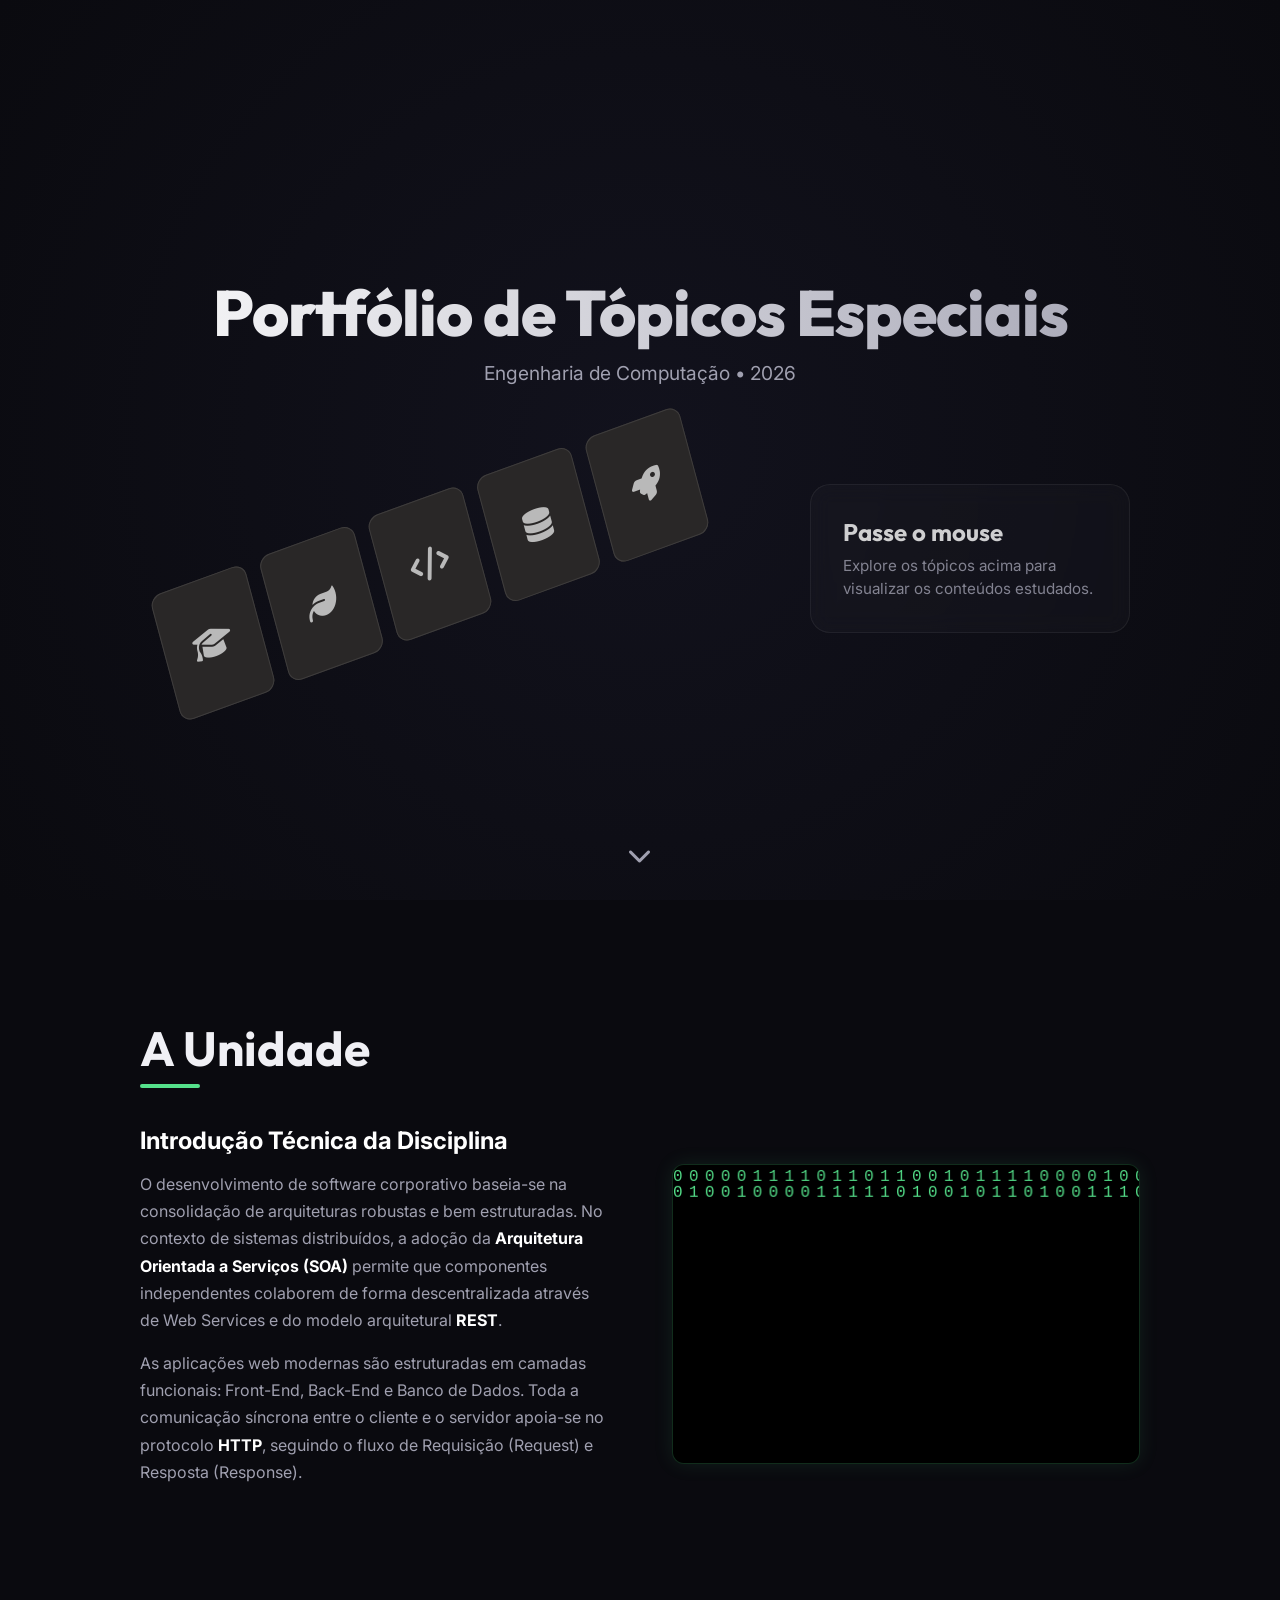
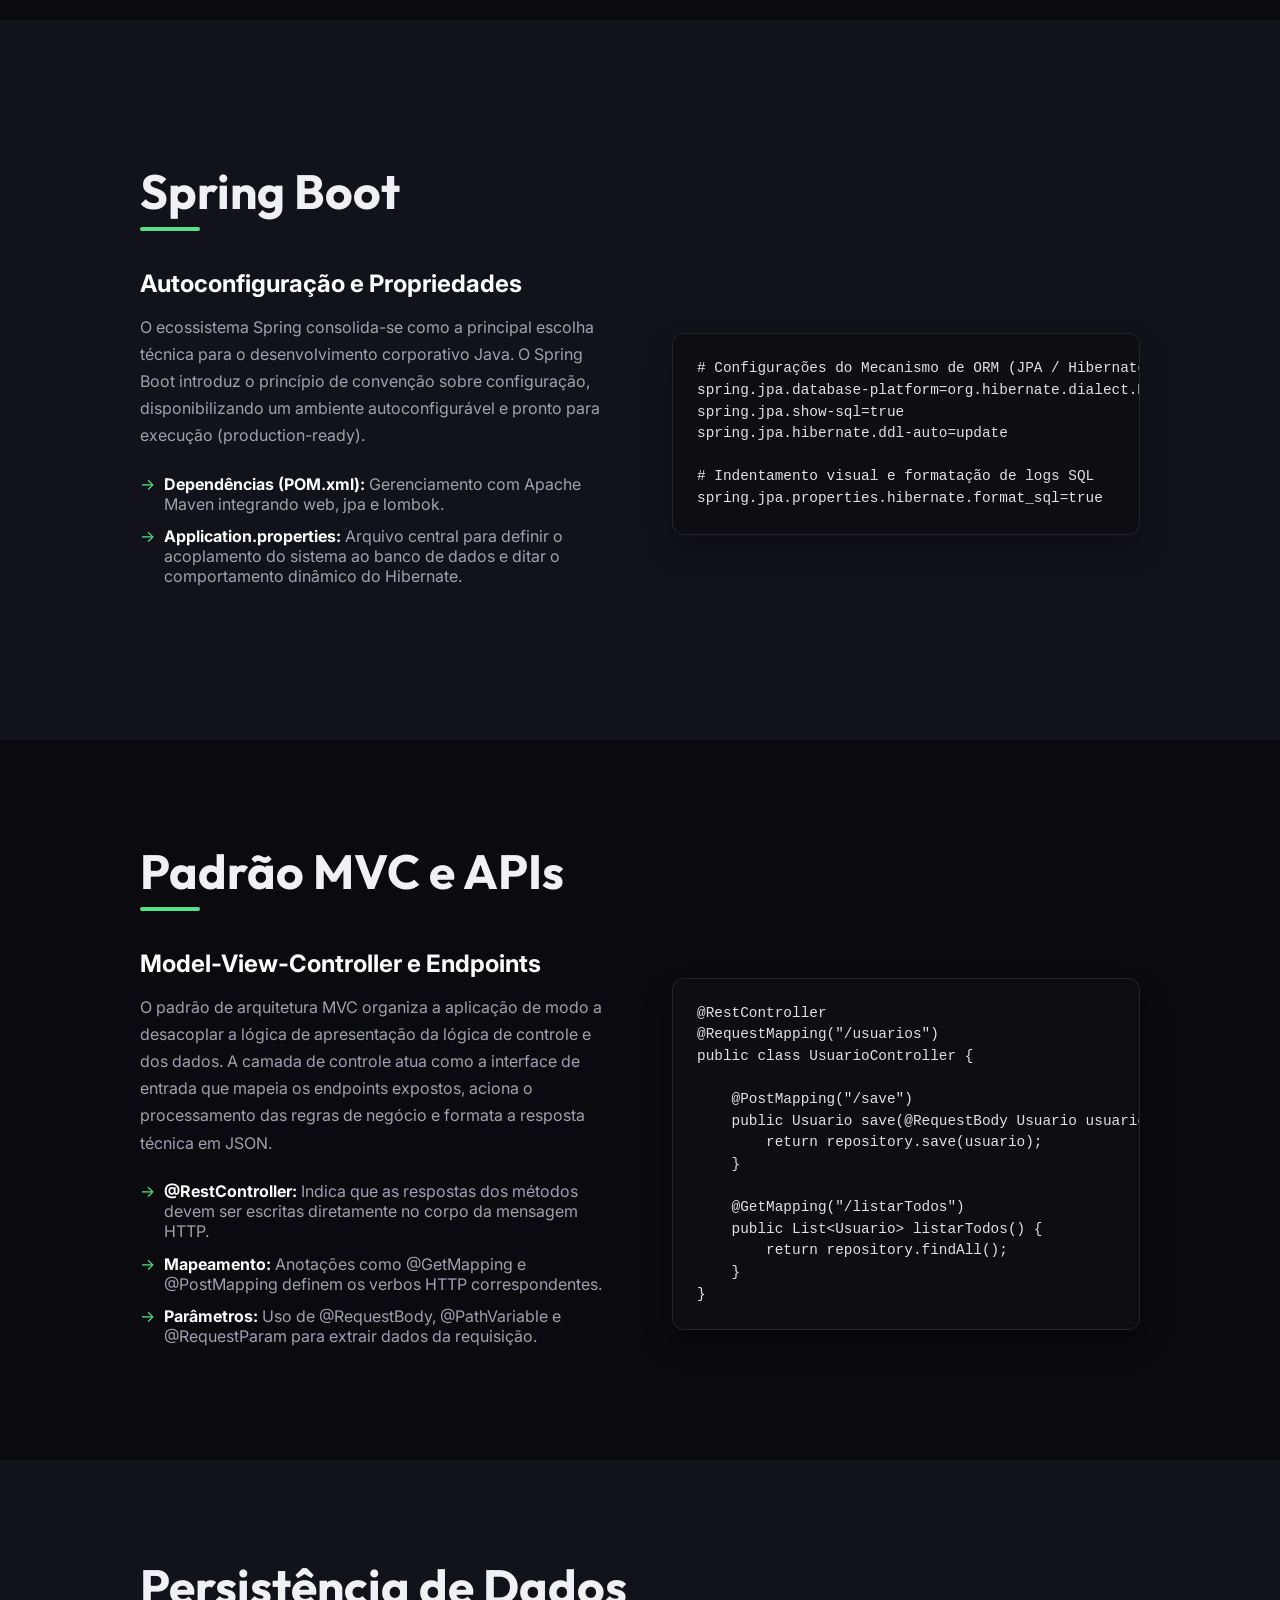
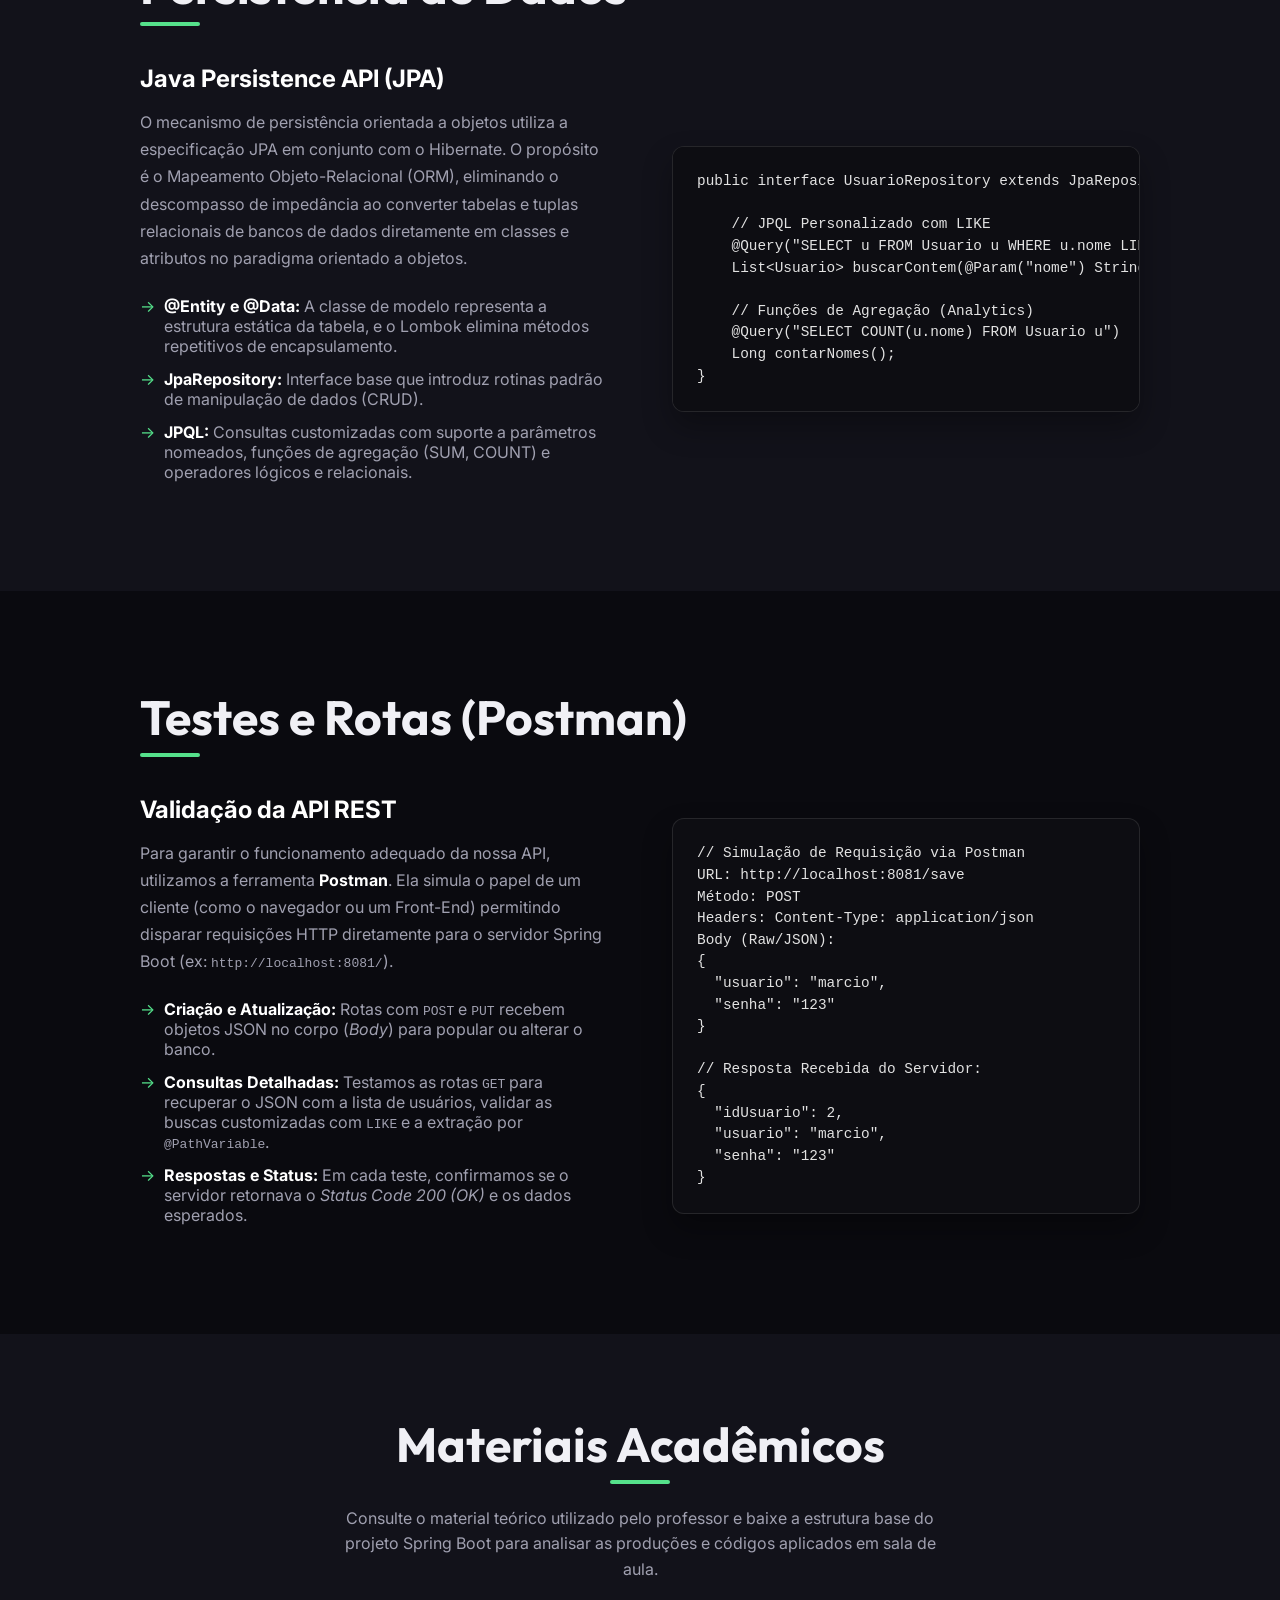
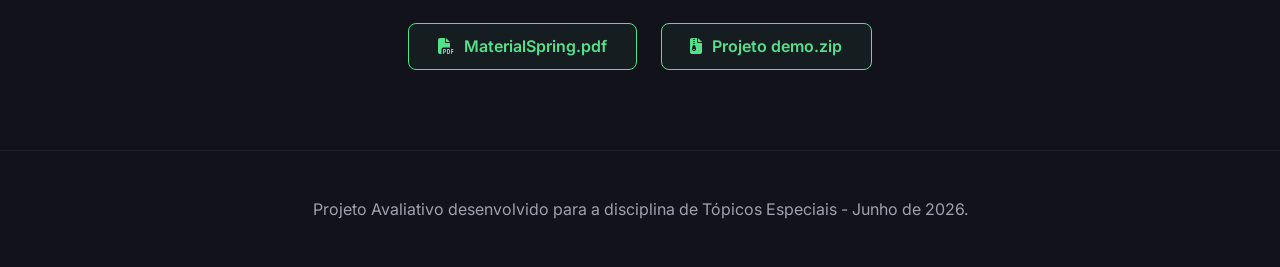
<file: index.html>
<!DOCTYPE html>
<html lang="pt-BR">

<head>
    <meta charset="UTF-8">
    <meta name="viewport" content="width=device-width, initial-scale=1.0">
    <title>Portfólio - Tópicos Especiais</title>
    <!-- Google Fonts -->
    <link rel="preconnect" href="https://fonts.googleapis.com">
    <link rel="preconnect" href="https://fonts.gstatic.com" crossorigin>
    <link
        href="https://fonts.googleapis.com/css2?family=Outfit:wght@300;400;600;800&family=Inter:wght@400;500;600&display=swap"
        rel="stylesheet">
    <!-- Font Awesome -->
    <link rel="stylesheet" href="https://cdnjs.cloudflare.com/ajax/libs/font-awesome/6.4.0/css/all.min.css">
    <!-- CSS -->
    <link rel="stylesheet" href="style.css">
</head>

<body>

    <!-- HERO SECTION (Cards e Efeitos) -->
    <header class="hero" id="hero">
        <div class="hero-bg"></div>
        <div class="hero-content">
            <h1 class="main-title">Portfólio de Tópicos Especiais</h1>
            <p class="subtitle">Engenharia de Computação • 2026</p>

            <div class="cards-container">
                <ul class="topic-cards" id="cardsList">
                    <li data-id="1" data-title="A Unidade"
                        data-desc="Visão geral e introdução à disciplina de Tópicos Especiais." data-color="#ff073d">
                        <a href="javascript:void(0)" onclick="scrollToSection('unidade')">
                            <span></span><span></span><span></span><span></span>
                            <span class="fas fa-graduation-cap"></span>
                        </a>
                    </li>
                    <li data-id="2" data-title="Spring Boot"
                        data-desc="Fundamentos, configuração de ambiente e injeção de dependências."
                        data-color="#68b63b">
                        <a href="javascript:void(0)" onclick="scrollToSection('spring')">
                            <span></span><span></span><span></span><span></span>
                            <span class="fas fa-leaf"></span>
                        </a>
                    </li>
                    <li data-id="3" data-title="Padrão MVC"
                        data-desc="Desenvolvimento de APIs REST utilizando o framework Spring Web."
                        data-color="#00c3fe">
                        <a href="javascript:void(0)" onclick="scrollToSection('mvc')">
                            <span></span><span></span><span></span><span></span>
                            <span class="fas fa-code"></span>
                        </a>
                    </li>
                    <li data-id="4" data-title="Dados (JPA)"
                        data-desc="Persistência de dados através do Spring Data JPA, Hibernate e MySQL."
                        data-color="#956ad6">
                        <a href="javascript:void(0)" onclick="scrollToSection('dados')">
                            <span></span><span></span><span></span><span></span>
                            <span class="fas fa-database"></span>
                        </a>
                    </li>
                    <li data-id="5" data-title="Testes de API" 
                        data-desc="Validação das rotas, consultas e requisições HTTP utilizando o Postman." 
                        data-color="#ff6c37">
                        <a href="javascript:void(0)" onclick="scrollToSection('postman')">
                            <span></span><span></span><span></span><span></span>
                            <span class="fas fa-rocket"></span>
                        </a>
                    </li>
                </ul>

                <!-- Resumo Lateral (Transição) -->
                <div class="summary-box" id="summaryBox">
                    <h3 id="summaryTitle">Passe o mouse</h3>
                    <p id="summaryText">Explore os tópicos acima para visualizar os conteúdos estudados.</p>
                </div>
            </div>
        </div>

        <!-- SVG overlay para as linhas de transição -->
        <svg id="transitionSvg">
            <path id="transitionPath" d=""></path>
        </svg>

        <div class="scroll-indicator">
            <i class="fas fa-chevron-down"></i>
        </div>
    </header>

    <!-- CONTEÚDO (Single Page Scroll) -->
    <main>
        <section id="unidade" class="content-section">
            <div class="section-inner">
                <h2>A Unidade</h2>
                <div class="content-grid">
                    <div class="text-block">
                        <h3>Introdução Técnica da Disciplina</h3>
                        <p>O desenvolvimento de software corporativo baseia-se na consolidação de arquiteturas robustas
                            e bem estruturadas. No contexto de sistemas distribuídos, a adoção da <strong>Arquitetura
                                Orientada a Serviços (SOA)</strong> permite que componentes independentes colaborem de
                            forma descentralizada através de Web Services e do modelo arquitetural
                            <strong>REST</strong>.
                        </p>
                        <p>As aplicações web modernas são estruturadas em camadas funcionais: Front-End, Back-End e
                            Banco de Dados. Toda a comunicação síncrona entre o cliente e o servidor apoia-se no
                            protocolo <strong>HTTP</strong>, seguindo o fluxo de Requisição (Request) e Resposta
                            (Response).</p>
                    </div>
                    <div class="visual-block matrix-block">
                        <canvas id="matrixCanvas"></canvas>
                    </div>
                </div>
            </div>
        </section>

        <section id="spring" class="content-section bg-alt">
            <div class="section-inner">
                <h2>Spring Boot</h2>
                <div class="content-grid">
                    <div class="text-block">
                        <h3> Autoconfiguração e Propriedades</h3>
                        <p>O ecossistema Spring consolida-se como a principal escolha técnica para o desenvolvimento
                            corporativo Java. O Spring Boot introduz o princípio de convenção sobre configuração,
                            disponibilizando um ambiente autoconfigurável e pronto para execução (production-ready).</p>
                        <ul>
                            <li><strong>Dependências (POM.xml):</strong> Gerenciamento com Apache Maven integrando web,
                                jpa e lombok.</li>
                            <li><strong>Application.properties:</strong> Arquivo central para definir o acoplamento do
                                sistema ao banco de dados e ditar o comportamento dinâmico do Hibernate.</li>
                        </ul>
                    </div>
                    <div class="visual-block code-block">
                        <pre><code># Configurações do Mecanismo de ORM (JPA / Hibernate)
spring.jpa.database-platform=org.hibernate.dialect.MySQLDialect
spring.jpa.show-sql=true
spring.jpa.hibernate.ddl-auto=update

# Indentamento visual e formatação de logs SQL
spring.jpa.properties.hibernate.format_sql=true</code></pre>
                    </div>
                </div>
            </div>
        </section>

        <section id="mvc" class="content-section">
            <div class="section-inner">
                <h2>Padrão MVC e APIs</h2>
                <div class="content-grid">
                    <div class="text-block">
                        <h3>Model-View-Controller e Endpoints</h3>
                        <p>O padrão de arquitetura MVC organiza a aplicação de modo a desacoplar a lógica de
                            apresentação da lógica de controle e dos dados. A camada de controle atua como a interface
                            de entrada que mapeia os endpoints expostos, aciona o processamento das regras de negócio e
                            formata a resposta técnica em JSON.</p>
                        <ul>
                            <li><strong>@RestController:</strong> Indica que as respostas dos métodos devem ser escritas
                                diretamente no corpo da mensagem HTTP.</li>
                            <li><strong>Mapeamento:</strong> Anotações como @GetMapping e @PostMapping definem os verbos
                                HTTP correspondentes.</li>
                            <li><strong>Parâmetros:</strong> Uso de @RequestBody, @PathVariable e @RequestParam para
                                extrair dados da requisição.</li>
                        </ul>
                    </div>
                    <div class="visual-block code-block">
                        <pre><code>@RestController
@RequestMapping("/usuarios")
public class UsuarioController {
    
    @PostMapping("/save")
    public Usuario save(@RequestBody Usuario usuario) {
        return repository.save(usuario);
    }
    
    @GetMapping("/listarTodos")
    public List&lt;Usuario&gt; listarTodos() {
        return repository.findAll();
    }
}</code></pre>
                    </div>
                </div>
            </div>
        </section>

        <section id="dados" class="content-section bg-alt">
            <div class="section-inner">
                <h2>Persistência de Dados</h2>
                <div class="content-grid">
                    <div class="text-block">
                        <h3>Java Persistence API (JPA)</h3>
                        <p>O mecanismo de persistência orientada a objetos utiliza a especificação JPA em conjunto com o
                            Hibernate. O propósito é o Mapeamento Objeto-Relacional (ORM), eliminando o descompasso de
                            impedância ao converter tabelas e tuplas relacionais de bancos de dados diretamente em
                            classes e atributos no paradigma orientado a objetos.</p>
                        <ul>
                            <li><strong>@Entity e @Data:</strong> A classe de modelo representa a estrutura estática da
                                tabela, e o Lombok elimina métodos repetitivos de encapsulamento.</li>
                            <li><strong>JpaRepository:</strong> Interface base que introduz rotinas padrão de
                                manipulação de dados (CRUD).</li>
                            <li><strong>JPQL:</strong> Consultas customizadas com suporte a parâmetros nomeados, funções
                                de agregação (SUM, COUNT) e operadores lógicos e relacionais.</li>
                        </ul>
                    </div>
                    <div class="visual-block code-block">
                        <pre><code>public interface UsuarioRepository extends JpaRepository&lt;Usuario, Long&gt; {
    
    // JPQL Personalizado com LIKE
    @Query("SELECT u FROM Usuario u WHERE u.nome LIKE CONCAT('%', :nome, '%')")
    List&lt;Usuario&gt; buscarContem(@Param("nome") String nome);

    // Funções de Agregação (Analytics)
    @Query("SELECT COUNT(u.nome) FROM Usuario u")
    Long contarNomes();
}</code></pre>
                    </div>
                </div>
            </div>
        </section>

        <section id="postman" class="content-section">
            <div class="section-inner">
                <h2>Testes e Rotas (Postman)</h2>
                <div class="content-grid">
                    <div class="text-block">
                        <h3>Validação da API REST</h3>
                        <p>Para garantir o funcionamento adequado da nossa API, utilizamos a ferramenta <strong>Postman</strong>. Ela simula o papel de um cliente (como o navegador ou um Front-End) permitindo disparar requisições HTTP diretamente para o servidor Spring Boot (ex: <code>http://localhost:8081/</code>).</p>
                        <ul>
                            <li><strong>Criação e Atualização:</strong> Rotas com <code>POST</code> e <code>PUT</code> recebem objetos JSON no corpo (<em>Body</em>) para popular ou alterar o banco.</li>
                            <li><strong>Consultas Detalhadas:</strong> Testamos as rotas <code>GET</code> para recuperar o JSON com a lista de usuários, validar as buscas customizadas com <code>LIKE</code> e a extração por <code>@PathVariable</code>.</li>
                            <li><strong>Respostas e Status:</strong> Em cada teste, confirmamos se o servidor retornava o <em>Status Code 200 (OK)</em> e os dados esperados.</li>
                        </ul>
                    </div>
                    <div class="visual-block code-block">
                        <pre><code>// Simulação de Requisição via Postman
URL: http://localhost:8081/save
Método: POST
Headers: Content-Type: application/json
Body (Raw/JSON):
{
  "usuario": "marcio",
  "senha": "123"
}

// Resposta Recebida do Servidor:
{
  "idUsuario": 2,
  "usuario": "marcio",
  "senha": "123"
}</code></pre>
                    </div>
                </div>
            </div>
        </section>
        <section id="materiais" class="content-section bg-alt" style="min-height: auto; padding: 5rem 2rem;">
            <div class="section-inner text-center">
                <h2 style="margin-bottom: 2rem;">Materiais Acadêmicos</h2>
                <p style="color: var(--text-muted); margin-bottom: 2.5rem; max-width: 600px; margin-left: auto; margin-right: auto; line-height: 1.6;">
                    Consulte o material teórico utilizado pelo professor e baixe a estrutura base do projeto Spring Boot para analisar as produções e códigos aplicados em sala de aula.
                </p>
                <div class="download-container">
                    <a href="materiais/MaterialSpring.pdf" download class="download-btn">
                        <i class="fas fa-file-pdf"></i> MaterialSpring.pdf
                    </a>
                    <a href="materiais/demo.zip" download class="download-btn">
                        <i class="fas fa-file-archive"></i> Projeto demo.zip
                    </a>
                </div>
            </div>
        </section>
    </main>

    <footer class="footer">
        <p>Projeto Avaliativo desenvolvido para a disciplina de Tópicos Especiais - Junho de 2026.</p>
    </footer>

    <script src="script.js"></script>
</body>

</html>
</file>
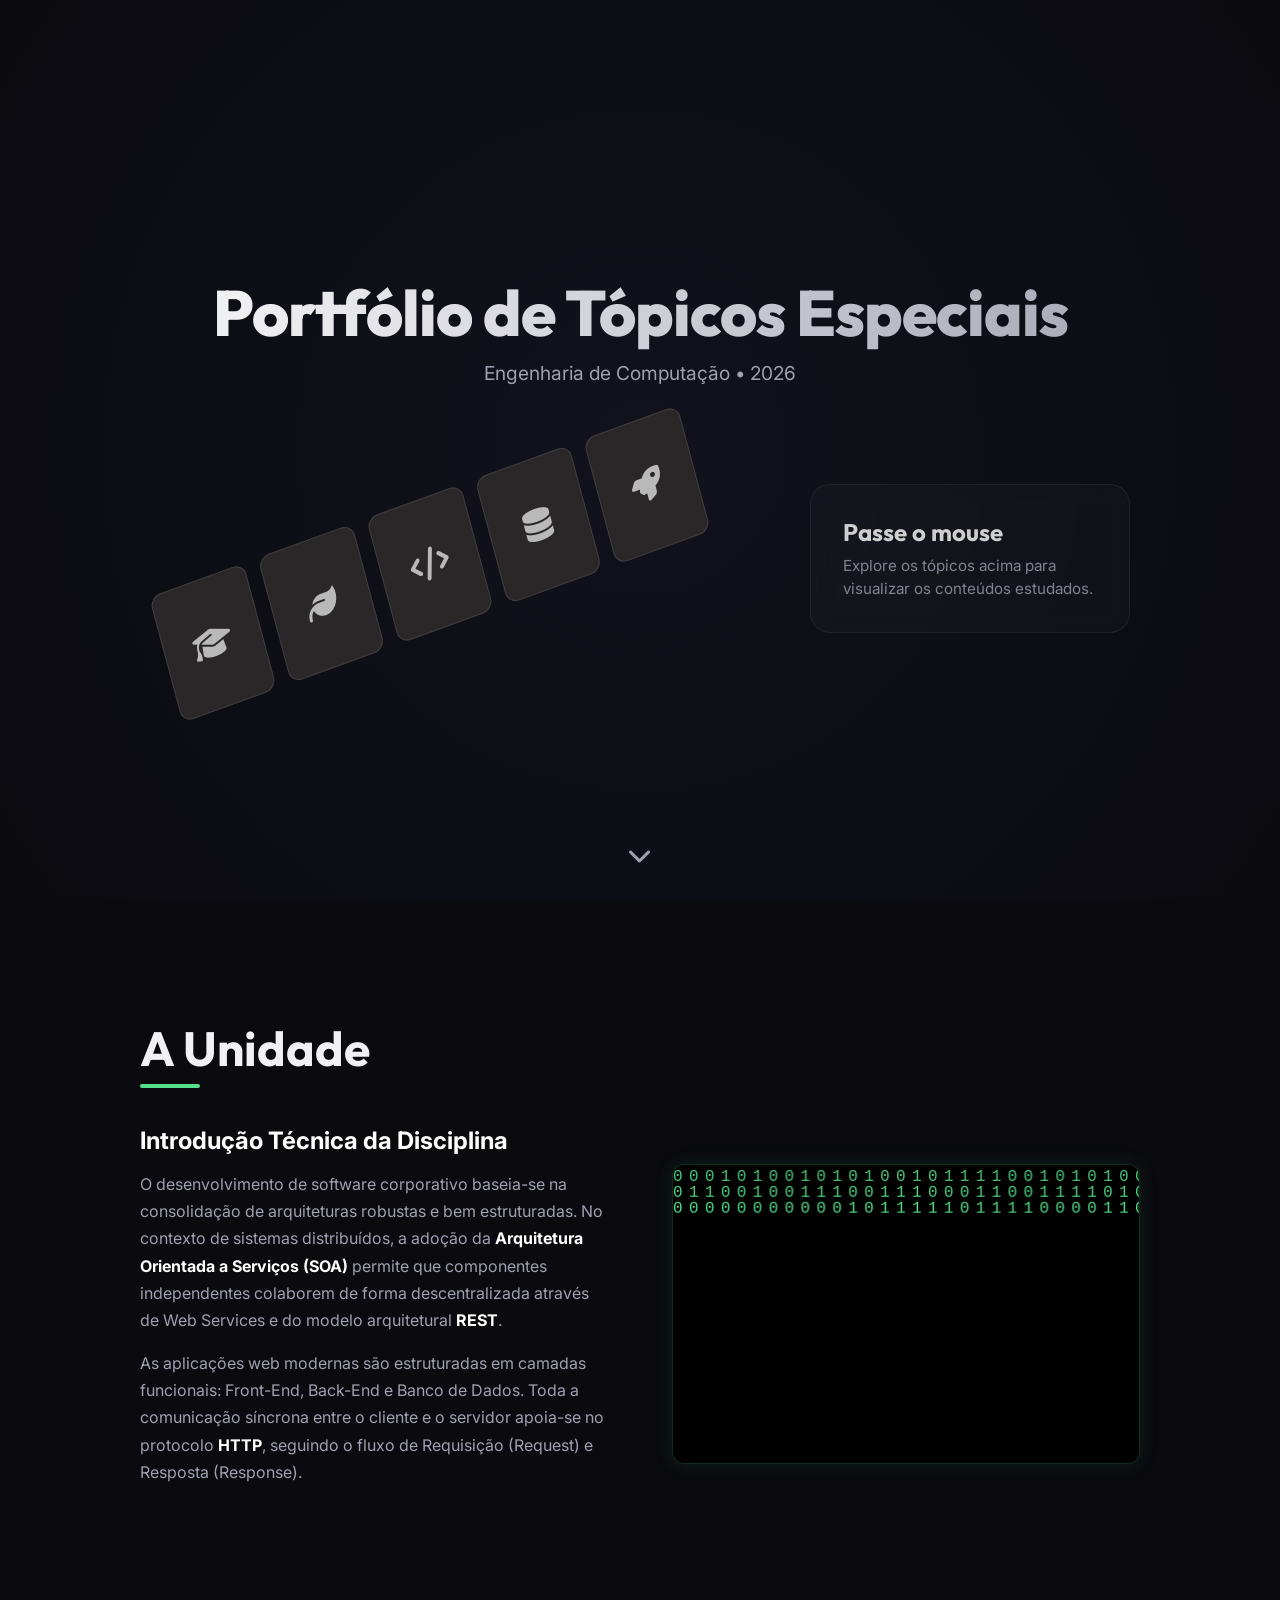
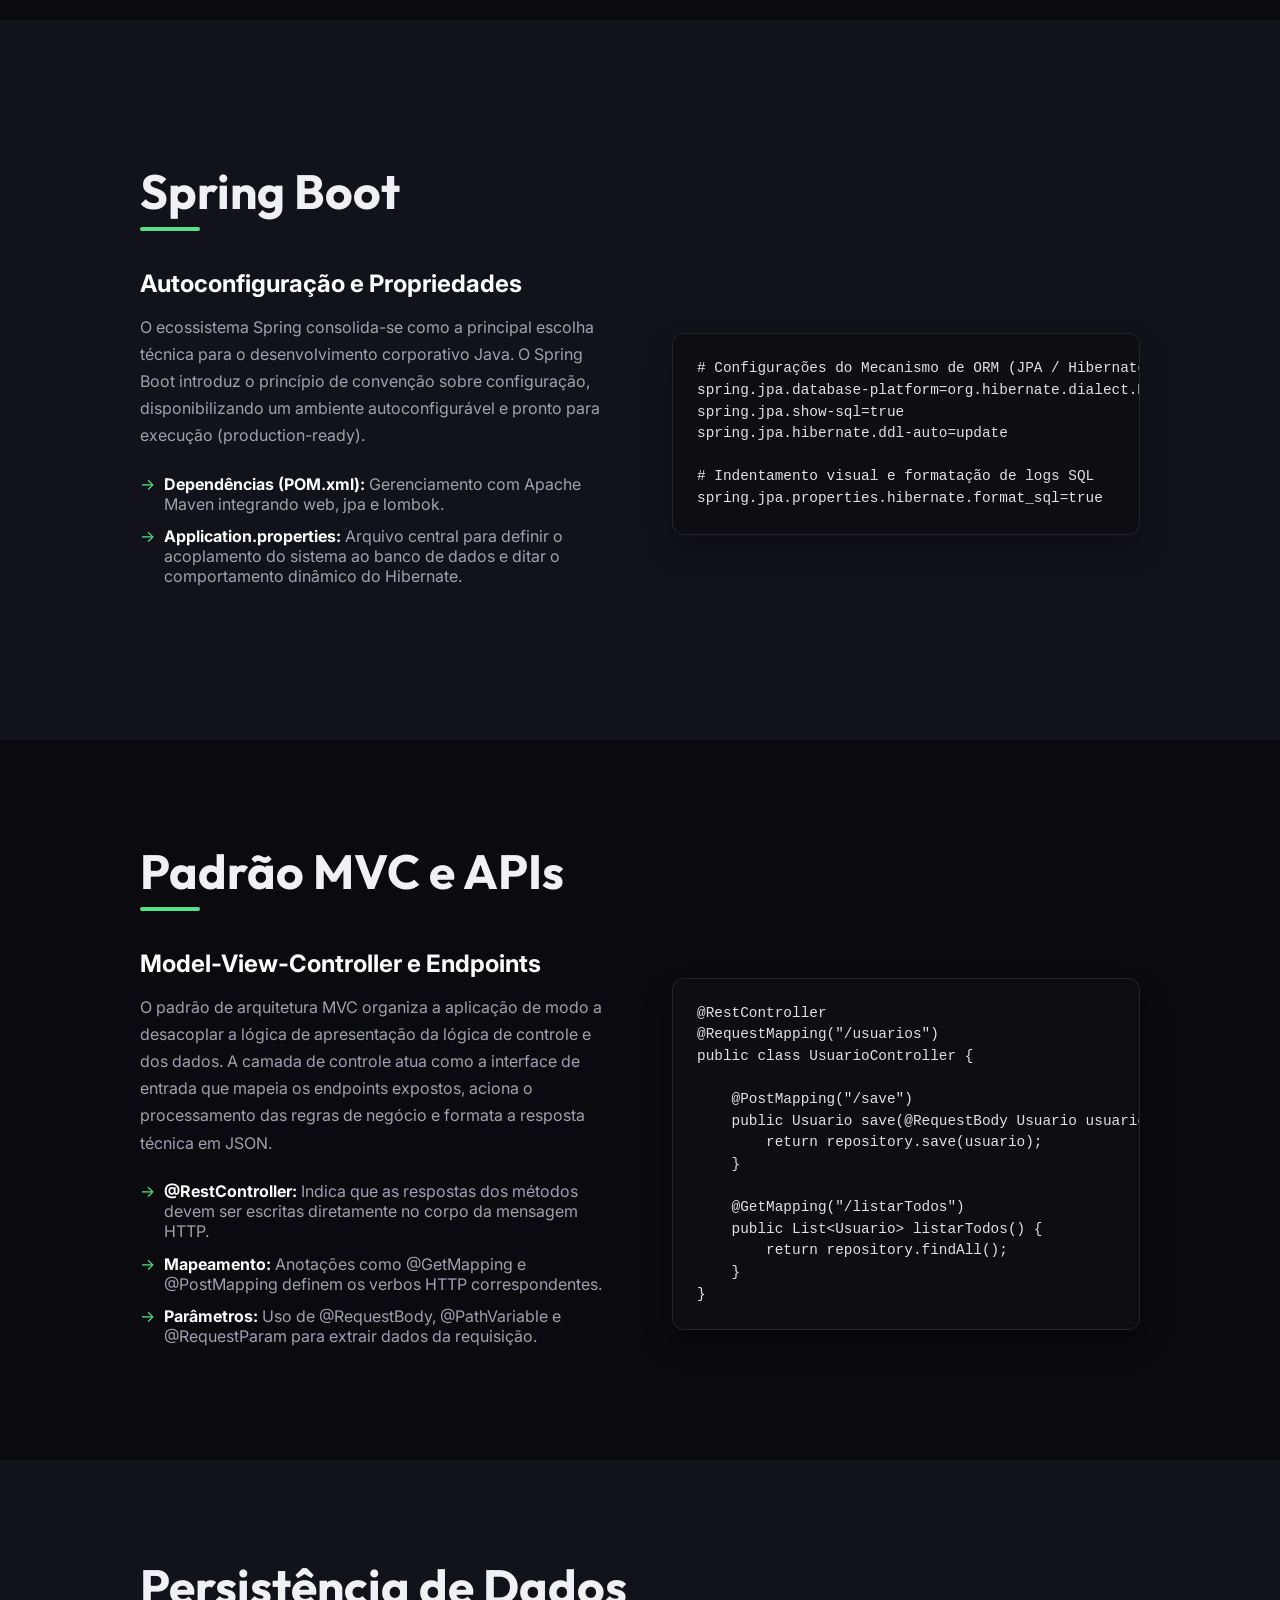
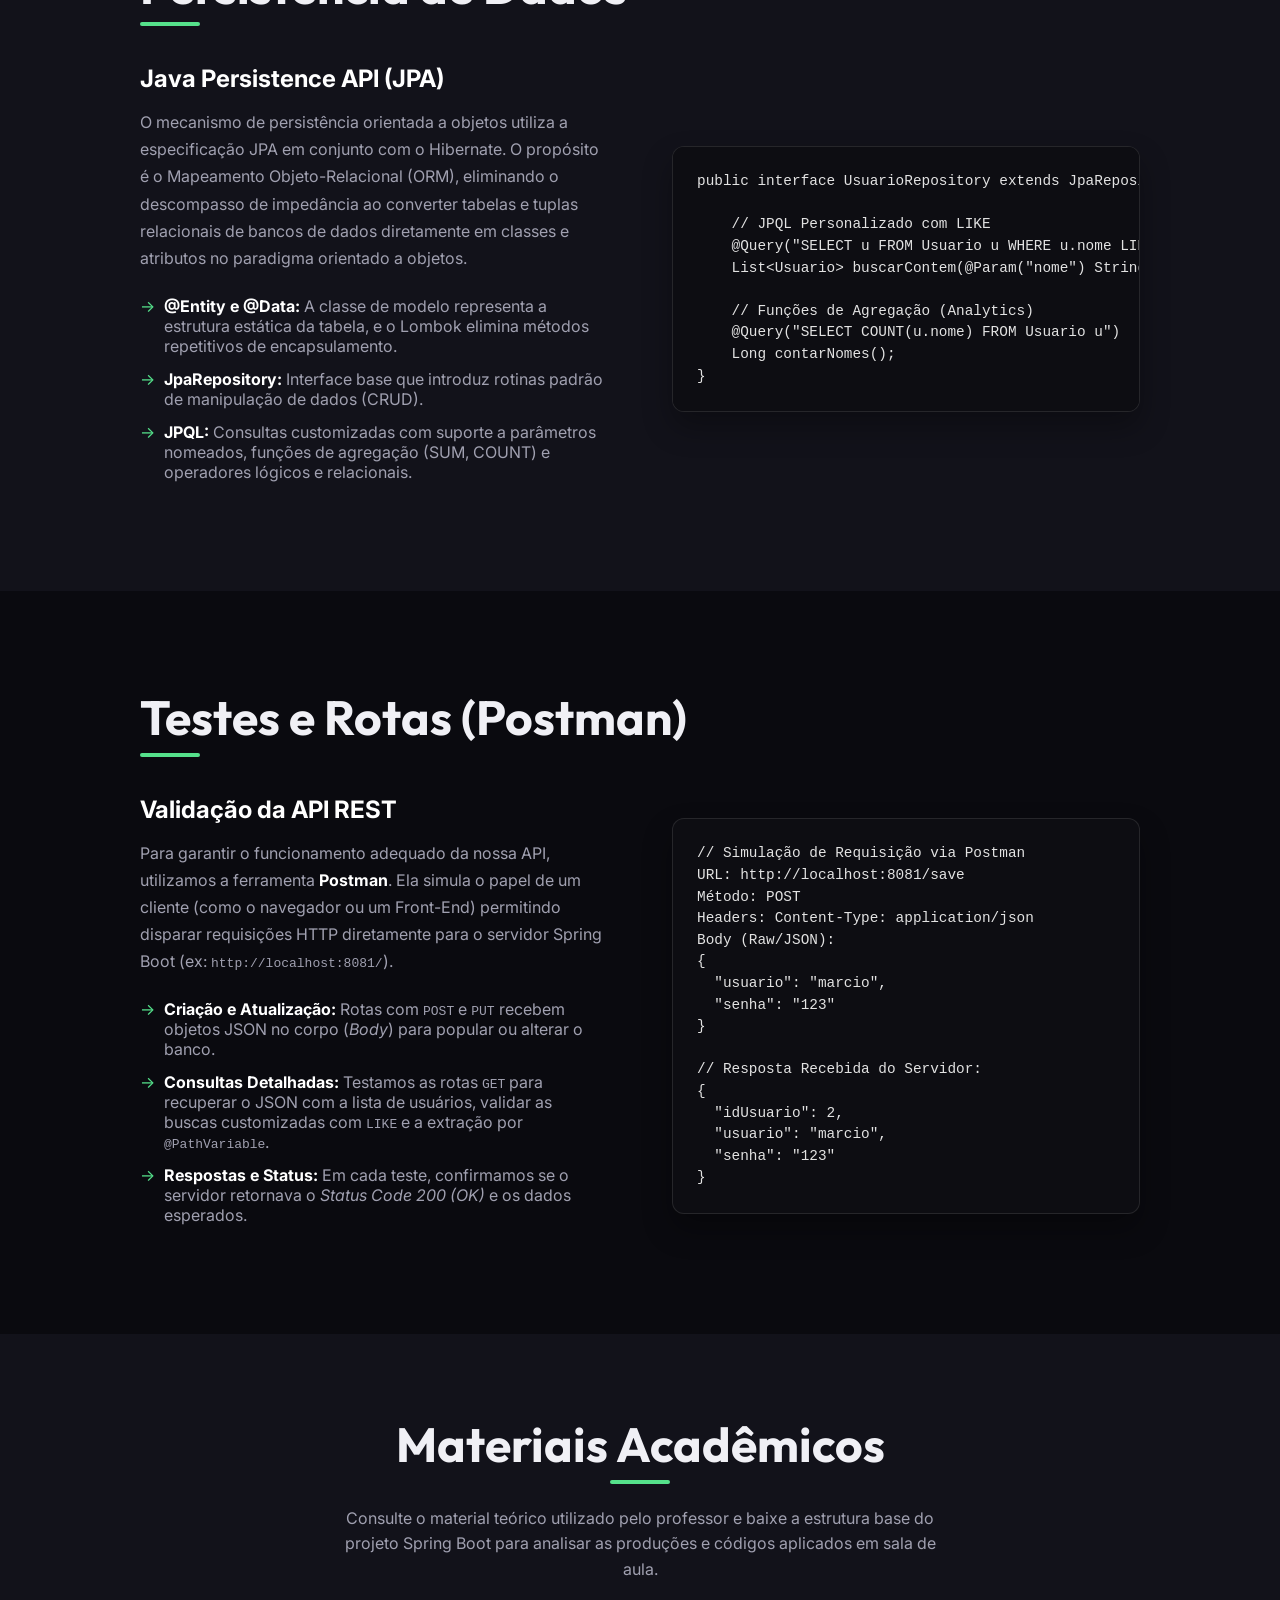
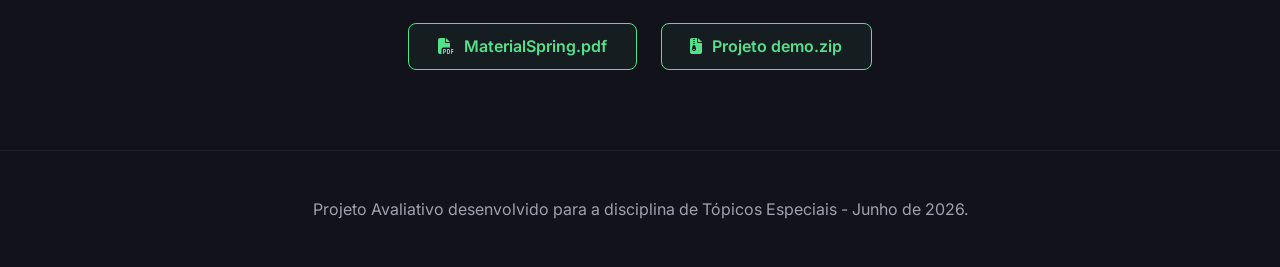
<file: site_portfolio/index.html>
<!DOCTYPE html>
<html lang="pt-BR">

<head>
    <meta charset="UTF-8">
    <meta name="viewport" content="width=device-width, initial-scale=1.0">
    <title>Portfólio - Tópicos Especiais</title>
    <!-- Google Fonts -->
    <link rel="preconnect" href="https://fonts.googleapis.com">
    <link rel="preconnect" href="https://fonts.gstatic.com" crossorigin>
    <link
        href="https://fonts.googleapis.com/css2?family=Outfit:wght@300;400;600;800&family=Inter:wght@400;500;600&display=swap"
        rel="stylesheet">
    <!-- Font Awesome -->
    <link rel="stylesheet" href="https://cdnjs.cloudflare.com/ajax/libs/font-awesome/6.4.0/css/all.min.css">
    <!-- CSS -->
    <link rel="stylesheet" href="style.css">
</head>

<body>

    <!-- HERO SECTION (Cards e Efeitos) -->
    <header class="hero" id="hero">
        <div class="hero-bg"></div>
        <div class="hero-content">
            <h1 class="main-title">Portfólio de Tópicos Especiais</h1>
            <p class="subtitle">Engenharia de Computação • 2026</p>

            <div class="cards-container">
                <ul class="topic-cards" id="cardsList">
                    <li data-id="1" data-title="A Unidade"
                        data-desc="Visão geral e introdução à disciplina de Tópicos Especiais." data-color="#ff073d">
                        <a href="javascript:void(0)" onclick="scrollToSection('unidade')">
                            <span></span><span></span><span></span><span></span>
                            <span class="fas fa-graduation-cap"></span>
                        </a>
                    </li>
                    <li data-id="2" data-title="Spring Boot"
                        data-desc="Fundamentos, configuração de ambiente e injeção de dependências."
                        data-color="#68b63b">
                        <a href="javascript:void(0)" onclick="scrollToSection('spring')">
                            <span></span><span></span><span></span><span></span>
                            <span class="fas fa-leaf"></span>
                        </a>
                    </li>
                    <li data-id="3" data-title="Padrão MVC"
                        data-desc="Desenvolvimento de APIs REST utilizando o framework Spring Web."
                        data-color="#00c3fe">
                        <a href="javascript:void(0)" onclick="scrollToSection('mvc')">
                            <span></span><span></span><span></span><span></span>
                            <span class="fas fa-code"></span>
                        </a>
                    </li>
                    <li data-id="4" data-title="Dados (JPA)"
                        data-desc="Persistência de dados através do Spring Data JPA, Hibernate e MySQL."
                        data-color="#956ad6">
                        <a href="javascript:void(0)" onclick="scrollToSection('dados')">
                            <span></span><span></span><span></span><span></span>
                            <span class="fas fa-database"></span>
                        </a>
                    </li>
                    <li data-id="5" data-title="Testes de API" 
                        data-desc="Validação das rotas, consultas e requisições HTTP utilizando o Postman." 
                        data-color="#ff6c37">
                        <a href="javascript:void(0)" onclick="scrollToSection('postman')">
                            <span></span><span></span><span></span><span></span>
                            <span class="fas fa-rocket"></span>
                        </a>
                    </li>
                </ul>

                <!-- Resumo Lateral (Transição) -->
                <div class="summary-box" id="summaryBox">
                    <h3 id="summaryTitle">Passe o mouse</h3>
                    <p id="summaryText">Explore os tópicos acima para visualizar os conteúdos estudados.</p>
                </div>
            </div>
        </div>

        <!-- SVG overlay para as linhas de transição -->
        <svg id="transitionSvg">
            <path id="transitionPath" d=""></path>
        </svg>

        <div class="scroll-indicator">
            <i class="fas fa-chevron-down"></i>
        </div>
    </header>

    <!-- CONTEÚDO (Single Page Scroll) -->
    <main>
        <section id="unidade" class="content-section">
            <div class="section-inner">
                <h2>A Unidade</h2>
                <div class="content-grid">
                    <div class="text-block">
                        <h3>Introdução Técnica da Disciplina</h3>
                        <p>O desenvolvimento de software corporativo baseia-se na consolidação de arquiteturas robustas
                            e bem estruturadas. No contexto de sistemas distribuídos, a adoção da <strong>Arquitetura
                                Orientada a Serviços (SOA)</strong> permite que componentes independentes colaborem de
                            forma descentralizada através de Web Services e do modelo arquitetural
                            <strong>REST</strong>.
                        </p>
                        <p>As aplicações web modernas são estruturadas em camadas funcionais: Front-End, Back-End e
                            Banco de Dados. Toda a comunicação síncrona entre o cliente e o servidor apoia-se no
                            protocolo <strong>HTTP</strong>, seguindo o fluxo de Requisição (Request) e Resposta
                            (Response).</p>
                    </div>
                    <div class="visual-block matrix-block">
                        <canvas id="matrixCanvas"></canvas>
                    </div>
                </div>
            </div>
        </section>

        <section id="spring" class="content-section bg-alt">
            <div class="section-inner">
                <h2>Spring Boot</h2>
                <div class="content-grid">
                    <div class="text-block">
                        <h3> Autoconfiguração e Propriedades</h3>
                        <p>O ecossistema Spring consolida-se como a principal escolha técnica para o desenvolvimento
                            corporativo Java. O Spring Boot introduz o princípio de convenção sobre configuração,
                            disponibilizando um ambiente autoconfigurável e pronto para execução (production-ready).</p>
                        <ul>
                            <li><strong>Dependências (POM.xml):</strong> Gerenciamento com Apache Maven integrando web,
                                jpa e lombok.</li>
                            <li><strong>Application.properties:</strong> Arquivo central para definir o acoplamento do
                                sistema ao banco de dados e ditar o comportamento dinâmico do Hibernate.</li>
                        </ul>
                    </div>
                    <div class="visual-block code-block">
                        <pre><code># Configurações do Mecanismo de ORM (JPA / Hibernate)
spring.jpa.database-platform=org.hibernate.dialect.MySQLDialect
spring.jpa.show-sql=true
spring.jpa.hibernate.ddl-auto=update

# Indentamento visual e formatação de logs SQL
spring.jpa.properties.hibernate.format_sql=true</code></pre>
                    </div>
                </div>
            </div>
        </section>

        <section id="mvc" class="content-section">
            <div class="section-inner">
                <h2>Padrão MVC e APIs</h2>
                <div class="content-grid">
                    <div class="text-block">
                        <h3>Model-View-Controller e Endpoints</h3>
                        <p>O padrão de arquitetura MVC organiza a aplicação de modo a desacoplar a lógica de
                            apresentação da lógica de controle e dos dados. A camada de controle atua como a interface
                            de entrada que mapeia os endpoints expostos, aciona o processamento das regras de negócio e
                            formata a resposta técnica em JSON.</p>
                        <ul>
                            <li><strong>@RestController:</strong> Indica que as respostas dos métodos devem ser escritas
                                diretamente no corpo da mensagem HTTP.</li>
                            <li><strong>Mapeamento:</strong> Anotações como @GetMapping e @PostMapping definem os verbos
                                HTTP correspondentes.</li>
                            <li><strong>Parâmetros:</strong> Uso de @RequestBody, @PathVariable e @RequestParam para
                                extrair dados da requisição.</li>
                        </ul>
                    </div>
                    <div class="visual-block code-block">
                        <pre><code>@RestController
@RequestMapping("/usuarios")
public class UsuarioController {
    
    @PostMapping("/save")
    public Usuario save(@RequestBody Usuario usuario) {
        return repository.save(usuario);
    }
    
    @GetMapping("/listarTodos")
    public List&lt;Usuario&gt; listarTodos() {
        return repository.findAll();
    }
}</code></pre>
                    </div>
                </div>
            </div>
        </section>

        <section id="dados" class="content-section bg-alt">
            <div class="section-inner">
                <h2>Persistência de Dados</h2>
                <div class="content-grid">
                    <div class="text-block">
                        <h3>Java Persistence API (JPA)</h3>
                        <p>O mecanismo de persistência orientada a objetos utiliza a especificação JPA em conjunto com o
                            Hibernate. O propósito é o Mapeamento Objeto-Relacional (ORM), eliminando o descompasso de
                            impedância ao converter tabelas e tuplas relacionais de bancos de dados diretamente em
                            classes e atributos no paradigma orientado a objetos.</p>
                        <ul>
                            <li><strong>@Entity e @Data:</strong> A classe de modelo representa a estrutura estática da
                                tabela, e o Lombok elimina métodos repetitivos de encapsulamento.</li>
                            <li><strong>JpaRepository:</strong> Interface base que introduz rotinas padrão de
                                manipulação de dados (CRUD).</li>
                            <li><strong>JPQL:</strong> Consultas customizadas com suporte a parâmetros nomeados, funções
                                de agregação (SUM, COUNT) e operadores lógicos e relacionais.</li>
                        </ul>
                    </div>
                    <div class="visual-block code-block">
                        <pre><code>public interface UsuarioRepository extends JpaRepository&lt;Usuario, Long&gt; {
    
    // JPQL Personalizado com LIKE
    @Query("SELECT u FROM Usuario u WHERE u.nome LIKE CONCAT('%', :nome, '%')")
    List&lt;Usuario&gt; buscarContem(@Param("nome") String nome);

    // Funções de Agregação (Analytics)
    @Query("SELECT COUNT(u.nome) FROM Usuario u")
    Long contarNomes();
}</code></pre>
                    </div>
                </div>
            </div>
        </section>

        <section id="postman" class="content-section">
            <div class="section-inner">
                <h2>Testes e Rotas (Postman)</h2>
                <div class="content-grid">
                    <div class="text-block">
                        <h3>Validação da API REST</h3>
                        <p>Para garantir o funcionamento adequado da nossa API, utilizamos a ferramenta <strong>Postman</strong>. Ela simula o papel de um cliente (como o navegador ou um Front-End) permitindo disparar requisições HTTP diretamente para o servidor Spring Boot (ex: <code>http://localhost:8081/</code>).</p>
                        <ul>
                            <li><strong>Criação e Atualização:</strong> Rotas com <code>POST</code> e <code>PUT</code> recebem objetos JSON no corpo (<em>Body</em>) para popular ou alterar o banco.</li>
                            <li><strong>Consultas Detalhadas:</strong> Testamos as rotas <code>GET</code> para recuperar o JSON com a lista de usuários, validar as buscas customizadas com <code>LIKE</code> e a extração por <code>@PathVariable</code>.</li>
                            <li><strong>Respostas e Status:</strong> Em cada teste, confirmamos se o servidor retornava o <em>Status Code 200 (OK)</em> e os dados esperados.</li>
                        </ul>
                    </div>
                    <div class="visual-block code-block">
                        <pre><code>// Simulação de Requisição via Postman
URL: http://localhost:8081/save
Método: POST
Headers: Content-Type: application/json
Body (Raw/JSON):
{
  "usuario": "marcio",
  "senha": "123"
}

// Resposta Recebida do Servidor:
{
  "idUsuario": 2,
  "usuario": "marcio",
  "senha": "123"
}</code></pre>
                    </div>
                </div>
            </div>
        </section>
        <section id="materiais" class="content-section bg-alt" style="min-height: auto; padding: 5rem 2rem;">
            <div class="section-inner text-center">
                <h2 style="margin-bottom: 2rem;">Materiais Acadêmicos</h2>
                <p style="color: var(--text-muted); margin-bottom: 2.5rem; max-width: 600px; margin-left: auto; margin-right: auto; line-height: 1.6;">
                    Consulte o material teórico utilizado pelo professor e baixe a estrutura base do projeto Spring Boot para analisar as produções e códigos aplicados em sala de aula.
                </p>
                <div class="download-container">
                    <a href="../materiais/MaterialSpring.pdf" download class="download-btn">
                        <i class="fas fa-file-pdf"></i> MaterialSpring.pdf
                    </a>
                    <a href="../materiais/demo.zip" download class="download-btn">
                        <i class="fas fa-file-archive"></i> Projeto demo.zip
                    </a>
                </div>
            </div>
        </section>
    </main>

    <footer class="footer">
        <p>Projeto Avaliativo desenvolvido para a disciplina de Tópicos Especiais - Junho de 2026.</p>
    </footer>

    <script src="script.js"></script>
</body>

</html>
</file>
<file: style.css>
/* BASE STYLES */
:root {
    --bg-dark: #0a0a0f;
    --bg-alt: #12121a;
    --text-main: #f0f0f5;
    --text-muted: #a0a0b0;
    --accent: #55E18B;
    --font-head: 'Outfit', sans-serif;
    --font-body: 'Inter', sans-serif;
}

* {
    margin: 0;
    padding: 0;
    box-sizing: border-box;
}

body {
    background-color: var(--bg-dark);
    color: var(--text-main);
    font-family: var(--font-body);
    overflow-x: hidden;
    scroll-behavior: smooth;
}

/* HERO SECTION */
.hero {
    position: relative;
    width: 100vw;
    min-height: 100vh;
    display: flex;
    flex-direction: column;
    justify-content: center;
    align-items: center;
    overflow: hidden;
    padding: 2rem;
}

.hero-bg {
    position: absolute;
    top: -50%;
    left: -50%;
    width: 200%;
    height: 200%;
    background: radial-gradient(circle at center, rgba(30, 30, 50, 0.4) 0%, rgba(10, 10, 15, 1) 50%);
    z-index: 0;
}

.hero-content {
    position: relative;
    z-index: 2;
    text-align: center;
    width: 100%;
    max-width: 1200px;
}

.main-title {
    font-family: var(--font-head);
    font-size: 4rem;
    font-weight: 800;
    background: linear-gradient(90deg, #fff, #a0a0b0);
    -webkit-background-clip: text;
    -webkit-text-fill-color: transparent;
    margin-bottom: 0.5rem;
    letter-spacing: -1px;
}

.subtitle {
    color: var(--text-muted);
    font-size: 1.2rem;
    margin-bottom: 4rem;
}

/* CARDS AND SUMMARY CONTAINER */
.cards-container {
    display: flex;
    justify-content: center;
    align-items: center;
    gap: 100px; /* Space between cards list and summary box */
    position: relative;
    flex-wrap: wrap;
}

/* 3D CARDS (Adapted from recursos) */
.topic-cards {
    display: flex;
    gap: 15px;
    list-style: none;
    padding: 0;
    transform: rotate(-15deg) skewY(-5deg);
    transform-origin: center;
    margin-top: 50px;
}

.topic-cards li {
    position: relative;
    width: 100px;
    height: 130px; /* Reduzido levemente para caber bem na tela */
    cursor: pointer;
}

.topic-cards a span {
    position: absolute;
    width: 100%;
    height: 100%;
    top: 0;
    left: 0;
    display: flex;
    justify-content: center;
    align-items: center;
    color: rgb(185, 185, 185);
    font-size: 32px;
    transition: 0.5s;
    background-color: #292727;
    border-radius: 12px;
}

/* Opacidade dos spans */
.topic-cards a span:nth-of-type(1) { opacity: 0.2; }
.topic-cards a span:nth-of-type(2) { opacity: 0.4; }
.topic-cards a span:nth-of-type(3) { opacity: 0.6; }
.topic-cards a span:nth-of-type(4) { opacity: 0.8; }
.topic-cards a span:nth-of-type(5) { opacity: 1; border: 1px solid rgba(255,255,255,0.1); }

.topic-cards li:hover { z-index: 10; }

.topic-cards a {
    position: relative;
    width: 100%;
    height: 100%;
    display: flex;
    justify-content: center;
    align-items: center;
    text-decoration: none;
    background-color: transparent;
}

.topic-cards li:hover > a span:nth-of-type(1) { transform: translate(5px, -5px); }
.topic-cards li:hover > a span:nth-of-type(2) { transform: translate(10px, -10px); }
.topic-cards li:hover > a span:nth-of-type(3) { transform: translate(15px, -15px); }
.topic-cards li:hover > a span:nth-of-type(4) { transform: translate(20px, -20px); }
.topic-cards li:hover > a span:nth-of-type(5) { transform: translate(25px, -25px); color: #fff; }

/* Custom Colors for each Topic */
.topic-cards li:nth-of-type(1):hover span {
    background-color: #e1306c;
    background-image: linear-gradient(270deg, #ff073d, #833ab4); 
    background-size: 200% 200%; animation: gradient 6s ease infinite;
}
.topic-cards li:nth-of-type(2):hover span {
    background-color: #4267B2;
    background-image: linear-gradient(270deg, #68b63b, #1d6e19);
    background-size: 200% 200%; animation: gradient 6s ease infinite;
}
.topic-cards li:nth-of-type(3):hover span {
    background-color: #1da1f2;
    background-image: linear-gradient(270deg, #397fbd, #00c3fe);
    background-size: 200% 200%; animation: gradient 6s ease infinite;
}
.topic-cards li:nth-of-type(4):hover span {
    background-color: #9146ff;
    background-image: linear-gradient(270deg, #956ad6, #6c17ec);
    background-size: 200% 200%; animation: gradient 6s ease infinite;
}
.topic-cards li:nth-of-type(5):hover span {
    background-color: #ff6c37;
    background-image: linear-gradient(270deg, #ff6c37, #c24b22);
    background-size: 200% 200%; animation: gradient 6s ease infinite;
}

@keyframes gradient {
    0% { background-position: 0% 50%; }
    50% { background-position: 100% 50%; }
    100% { background-position: 0% 50%; }
}

/* SUMMARY BOX */
.summary-box {
    width: 320px;
    padding: 2rem;
    background: rgba(255, 255, 255, 0.03);
    border: 1px solid rgba(255, 255, 255, 0.08);
    border-radius: 20px;
    backdrop-filter: blur(10px);
    text-align: left;
    transform: translateY(20px);
    opacity: 0.8;
    transition: all 0.4s ease;
}

.summary-box.active {
    transform: translateY(0);
    opacity: 1;
    border-color: rgba(255, 255, 255, 0.2);
    box-shadow: 0 10px 30px rgba(0,0,0,0.5);
}

.summary-box h3 {
    font-family: var(--font-head);
    font-size: 1.5rem;
    margin-bottom: 0.5rem;
    color: #fff;
    transition: color 0.3s;
}

.summary-box p {
    color: var(--text-muted);
    font-size: 0.95rem;
    line-height: 1.5;
}

/* SVG TRANSITION (Adapted from recursos) */
svg {
    position: absolute;
    inset: 0;
    width: 100%;
    height: 100%;
    overflow: visible;
    pointer-events: none; /* Ignore clicks */
    z-index: 1;
}

path {
    fill: none;
    stroke: var(--accent); /* Default color, changed via JS */
    stroke-width: 3;
    stroke-linecap: round;
    stroke-linejoin: round;
    stroke-dasharray: 1000;
    stroke-dashoffset: 1000;
    transition: stroke-dashoffset 0.8s cubic-bezier(0.4, 0, 0.2, 1), stroke 0.4s;
    filter: drop-shadow(0 0 6px rgba(255,255,255,0.4));
}

path.draw {
    stroke-dashoffset: 0;
}

.scroll-indicator {
    position: absolute;
    bottom: 30px;
    left: 50%;
    transform: translateX(-50%);
    font-size: 1.5rem;
    color: var(--text-muted);
    animation: bounce 2s infinite;
    pointer-events: none;
}

@keyframes bounce {
    0%, 20%, 50%, 80%, 100% { transform: translateY(0) translateX(-50%); }
    40% { transform: translateY(-15px) translateX(-50%); }
    60% { transform: translateY(-7px) translateX(-50%); }
}

/* CONTENT SECTIONS */
.content-section {
    padding: 6rem 2rem;
    min-height: 80vh;
    display: flex;
    justify-content: center;
    align-items: center;
}

.bg-alt {
    background-color: var(--bg-alt);
}

.section-inner {
    max-width: 1000px;
    width: 100%;
}

.section-inner h2 {
    font-family: var(--font-head);
    font-size: 3rem;
    margin-bottom: 3rem;
    position: relative;
    display: inline-block;
}

.section-inner h2::after {
    content: '';
    position: absolute;
    bottom: -10px;
    left: 0;
    width: 60px;
    height: 4px;
    background: var(--accent);
    border-radius: 2px;
}

.content-grid {
    display: grid;
    grid-template-columns: 1fr 1fr;
    gap: 4rem;
    align-items: center;
}

.text-block h3 {
    font-size: 1.5rem;
    margin-bottom: 1rem;
    color: #fff;
}

.text-block p {
    color: var(--text-muted);
    line-height: 1.7;
    margin-bottom: 1rem;
}

.text-block ul {
    list-style: none;
    margin-top: 1.5rem;
}

.text-block ul li {
    margin-bottom: 0.8rem;
    color: var(--text-muted);
    position: relative;
    padding-left: 1.5rem;
}

.text-block ul li::before {
    content: '→';
    position: absolute;
    left: 0;
    color: var(--accent);
}

.text-block strong {
    color: #fff;
}

.code-block {
    background: #0d0d12;
    padding: 1.5rem;
    border-radius: 12px;
    border: 1px solid rgba(255,255,255,0.1);
    box-shadow: 0 15px 30px rgba(0,0,0,0.3);
    overflow-x: auto;
}

.code-block pre {
    color: #e2e2e2;
    font-family: 'Fira Code', monospace;
    font-size: 0.9rem;
    line-height: 1.5;
}

.footer {
    text-align: center;
    padding: 3rem;
    background: var(--bg-alt);
    color: var(--text-muted);
    border-top: 1px solid rgba(255,255,255,0.05);
}

/* RESPONSIVE */
@media (max-width: 900px) {
    .cards-container {
        flex-direction: column;
        gap: 50px;
    }
    .topic-cards {
        margin-top: 20px;
    }
    .content-grid {
        grid-template-columns: 1fr;
    }
    .main-title {
        font-size: 2.5rem;
    }
}

/* MATRIX EFFECT */
.matrix-block {
    background: #000;
    border-radius: 12px;
    border: 1px solid rgba(85, 225, 139, 0.2);
    box-shadow: 0 0 20px rgba(85, 225, 139, 0.1);
    overflow: hidden;
    height: 300px;
    position: relative;
    display: flex;
    justify-content: center;
    align-items: center;
}
#matrixCanvas {
    width: 100%;
    height: 100%;
    display: block;
}

/* MATERIAIS DE DOWNLOAD */
.text-center {
    text-align: center;
}
.text-center h2::after {
    left: 50%;
    transform: translateX(-50%);
}

.download-container {
    display: flex;
    justify-content: center;
    gap: 1.5rem;
    flex-wrap: wrap;
}

.download-btn {
    display: inline-flex;
    align-items: center;
    gap: 0.6rem;
    padding: 0.8rem 1.8rem;
    background: rgba(85, 225, 139, 0.05);
    color: var(--accent);
    text-decoration: none;
    border: 1px solid var(--accent);
    border-radius: 8px;
    font-weight: 600;
    transition: all 0.3s ease;
}

.download-btn:hover {
    background: var(--accent);
    color: #000;
    transform: translateY(-3px);
    box-shadow: 0 5px 15px rgba(85, 225, 139, 0.3);
}
</file>
<file: site_portfolio/style.css>
/* BASE STYLES */
:root {
    --bg-dark: #0a0a0f;
    --bg-alt: #12121a;
    --text-main: #f0f0f5;
    --text-muted: #a0a0b0;
    --accent: #55E18B;
    --font-head: 'Outfit', sans-serif;
    --font-body: 'Inter', sans-serif;
}

* {
    margin: 0;
    padding: 0;
    box-sizing: border-box;
}

body {
    background-color: var(--bg-dark);
    color: var(--text-main);
    font-family: var(--font-body);
    overflow-x: hidden;
    scroll-behavior: smooth;
}

/* HERO SECTION */
.hero {
    position: relative;
    width: 100vw;
    min-height: 100vh;
    display: flex;
    flex-direction: column;
    justify-content: center;
    align-items: center;
    overflow: hidden;
    padding: 2rem;
}

.hero-bg {
    position: absolute;
    top: -50%;
    left: -50%;
    width: 200%;
    height: 200%;
    background: radial-gradient(circle at center, rgba(30, 30, 50, 0.4) 0%, rgba(10, 10, 15, 1) 50%);
    z-index: 0;
}

.hero-content {
    position: relative;
    z-index: 2;
    text-align: center;
    width: 100%;
    max-width: 1200px;
}

.main-title {
    font-family: var(--font-head);
    font-size: 4rem;
    font-weight: 800;
    background: linear-gradient(90deg, #fff, #a0a0b0);
    -webkit-background-clip: text;
    -webkit-text-fill-color: transparent;
    margin-bottom: 0.5rem;
    letter-spacing: -1px;
}

.subtitle {
    color: var(--text-muted);
    font-size: 1.2rem;
    margin-bottom: 4rem;
}

/* CARDS AND SUMMARY CONTAINER */
.cards-container {
    display: flex;
    justify-content: center;
    align-items: center;
    gap: 100px; /* Space between cards list and summary box */
    position: relative;
    flex-wrap: wrap;
}

/* 3D CARDS (Adapted from recursos) */
.topic-cards {
    display: flex;
    gap: 15px;
    list-style: none;
    padding: 0;
    transform: rotate(-15deg) skewY(-5deg);
    transform-origin: center;
    margin-top: 50px;
}

.topic-cards li {
    position: relative;
    width: 100px;
    height: 130px; /* Reduzido levemente para caber bem na tela */
    cursor: pointer;
}

.topic-cards a span {
    position: absolute;
    width: 100%;
    height: 100%;
    top: 0;
    left: 0;
    display: flex;
    justify-content: center;
    align-items: center;
    color: rgb(185, 185, 185);
    font-size: 32px;
    transition: 0.5s;
    background-color: #292727;
    border-radius: 12px;
}

/* Opacidade dos spans */
.topic-cards a span:nth-of-type(1) { opacity: 0.2; }
.topic-cards a span:nth-of-type(2) { opacity: 0.4; }
.topic-cards a span:nth-of-type(3) { opacity: 0.6; }
.topic-cards a span:nth-of-type(4) { opacity: 0.8; }
.topic-cards a span:nth-of-type(5) { opacity: 1; border: 1px solid rgba(255,255,255,0.1); }

.topic-cards li:hover { z-index: 10; }

.topic-cards a {
    position: relative;
    width: 100%;
    height: 100%;
    display: flex;
    justify-content: center;
    align-items: center;
    text-decoration: none;
    background-color: transparent;
}

.topic-cards li:hover > a span:nth-of-type(1) { transform: translate(5px, -5px); }
.topic-cards li:hover > a span:nth-of-type(2) { transform: translate(10px, -10px); }
.topic-cards li:hover > a span:nth-of-type(3) { transform: translate(15px, -15px); }
.topic-cards li:hover > a span:nth-of-type(4) { transform: translate(20px, -20px); }
.topic-cards li:hover > a span:nth-of-type(5) { transform: translate(25px, -25px); color: #fff; }

/* Custom Colors for each Topic */
.topic-cards li:nth-of-type(1):hover span {
    background-color: #e1306c;
    background-image: linear-gradient(270deg, #ff073d, #833ab4); 
    background-size: 200% 200%; animation: gradient 6s ease infinite;
}
.topic-cards li:nth-of-type(2):hover span {
    background-color: #4267B2;
    background-image: linear-gradient(270deg, #68b63b, #1d6e19);
    background-size: 200% 200%; animation: gradient 6s ease infinite;
}
.topic-cards li:nth-of-type(3):hover span {
    background-color: #1da1f2;
    background-image: linear-gradient(270deg, #397fbd, #00c3fe);
    background-size: 200% 200%; animation: gradient 6s ease infinite;
}
.topic-cards li:nth-of-type(4):hover span {
    background-color: #9146ff;
    background-image: linear-gradient(270deg, #956ad6, #6c17ec);
    background-size: 200% 200%; animation: gradient 6s ease infinite;
}
.topic-cards li:nth-of-type(5):hover span {
    background-color: #ff6c37;
    background-image: linear-gradient(270deg, #ff6c37, #c24b22);
    background-size: 200% 200%; animation: gradient 6s ease infinite;
}

@keyframes gradient {
    0% { background-position: 0% 50%; }
    50% { background-position: 100% 50%; }
    100% { background-position: 0% 50%; }
}

/* SUMMARY BOX */
.summary-box {
    width: 320px;
    padding: 2rem;
    background: rgba(255, 255, 255, 0.03);
    border: 1px solid rgba(255, 255, 255, 0.08);
    border-radius: 20px;
    backdrop-filter: blur(10px);
    text-align: left;
    transform: translateY(20px);
    opacity: 0.8;
    transition: all 0.4s ease;
}

.summary-box.active {
    transform: translateY(0);
    opacity: 1;
    border-color: rgba(255, 255, 255, 0.2);
    box-shadow: 0 10px 30px rgba(0,0,0,0.5);
}

.summary-box h3 {
    font-family: var(--font-head);
    font-size: 1.5rem;
    margin-bottom: 0.5rem;
    color: #fff;
    transition: color 0.3s;
}

.summary-box p {
    color: var(--text-muted);
    font-size: 0.95rem;
    line-height: 1.5;
}

/* SVG TRANSITION (Adapted from recursos) */
svg {
    position: absolute;
    inset: 0;
    width: 100%;
    height: 100%;
    overflow: visible;
    pointer-events: none; /* Ignore clicks */
    z-index: 1;
}

path {
    fill: none;
    stroke: var(--accent); /* Default color, changed via JS */
    stroke-width: 3;
    stroke-linecap: round;
    stroke-linejoin: round;
    stroke-dasharray: 1000;
    stroke-dashoffset: 1000;
    transition: stroke-dashoffset 0.8s cubic-bezier(0.4, 0, 0.2, 1), stroke 0.4s;
    filter: drop-shadow(0 0 6px rgba(255,255,255,0.4));
}

path.draw {
    stroke-dashoffset: 0;
}

.scroll-indicator {
    position: absolute;
    bottom: 30px;
    left: 50%;
    transform: translateX(-50%);
    font-size: 1.5rem;
    color: var(--text-muted);
    animation: bounce 2s infinite;
    pointer-events: none;
}

@keyframes bounce {
    0%, 20%, 50%, 80%, 100% { transform: translateY(0) translateX(-50%); }
    40% { transform: translateY(-15px) translateX(-50%); }
    60% { transform: translateY(-7px) translateX(-50%); }
}

/* CONTENT SECTIONS */
.content-section {
    padding: 6rem 2rem;
    min-height: 80vh;
    display: flex;
    justify-content: center;
    align-items: center;
}

.bg-alt {
    background-color: var(--bg-alt);
}

.section-inner {
    max-width: 1000px;
    width: 100%;
}

.section-inner h2 {
    font-family: var(--font-head);
    font-size: 3rem;
    margin-bottom: 3rem;
    position: relative;
    display: inline-block;
}

.section-inner h2::after {
    content: '';
    position: absolute;
    bottom: -10px;
    left: 0;
    width: 60px;
    height: 4px;
    background: var(--accent);
    border-radius: 2px;
}

.content-grid {
    display: grid;
    grid-template-columns: 1fr 1fr;
    gap: 4rem;
    align-items: center;
}

.text-block h3 {
    font-size: 1.5rem;
    margin-bottom: 1rem;
    color: #fff;
}

.text-block p {
    color: var(--text-muted);
    line-height: 1.7;
    margin-bottom: 1rem;
}

.text-block ul {
    list-style: none;
    margin-top: 1.5rem;
}

.text-block ul li {
    margin-bottom: 0.8rem;
    color: var(--text-muted);
    position: relative;
    padding-left: 1.5rem;
}

.text-block ul li::before {
    content: '→';
    position: absolute;
    left: 0;
    color: var(--accent);
}

.text-block strong {
    color: #fff;
}

.code-block {
    background: #0d0d12;
    padding: 1.5rem;
    border-radius: 12px;
    border: 1px solid rgba(255,255,255,0.1);
    box-shadow: 0 15px 30px rgba(0,0,0,0.3);
    overflow-x: auto;
}

.code-block pre {
    color: #e2e2e2;
    font-family: 'Fira Code', monospace;
    font-size: 0.9rem;
    line-height: 1.5;
}

.footer {
    text-align: center;
    padding: 3rem;
    background: var(--bg-alt);
    color: var(--text-muted);
    border-top: 1px solid rgba(255,255,255,0.05);
}

/* RESPONSIVE */
@media (max-width: 900px) {
    .cards-container {
        flex-direction: column;
        gap: 50px;
    }
    .topic-cards {
        margin-top: 20px;
    }
    .content-grid {
        grid-template-columns: 1fr;
    }
    .main-title {
        font-size: 2.5rem;
    }
}

/* MATRIX EFFECT */
.matrix-block {
    background: #000;
    border-radius: 12px;
    border: 1px solid rgba(85, 225, 139, 0.2);
    box-shadow: 0 0 20px rgba(85, 225, 139, 0.1);
    overflow: hidden;
    height: 300px;
    position: relative;
    display: flex;
    justify-content: center;
    align-items: center;
}
#matrixCanvas {
    width: 100%;
    height: 100%;
    display: block;
}

/* MATERIAIS DE DOWNLOAD */
.text-center {
    text-align: center;
}
.text-center h2::after {
    left: 50%;
    transform: translateX(-50%);
}

.download-container {
    display: flex;
    justify-content: center;
    gap: 1.5rem;
    flex-wrap: wrap;
}

.download-btn {
    display: inline-flex;
    align-items: center;
    gap: 0.6rem;
    padding: 0.8rem 1.8rem;
    background: rgba(85, 225, 139, 0.05);
    color: var(--accent);
    text-decoration: none;
    border: 1px solid var(--accent);
    border-radius: 8px;
    font-weight: 600;
    transition: all 0.3s ease;
}

.download-btn:hover {
    background: var(--accent);
    color: #000;
    transform: translateY(-3px);
    box-shadow: 0 5px 15px rgba(85, 225, 139, 0.3);
}
</file>
